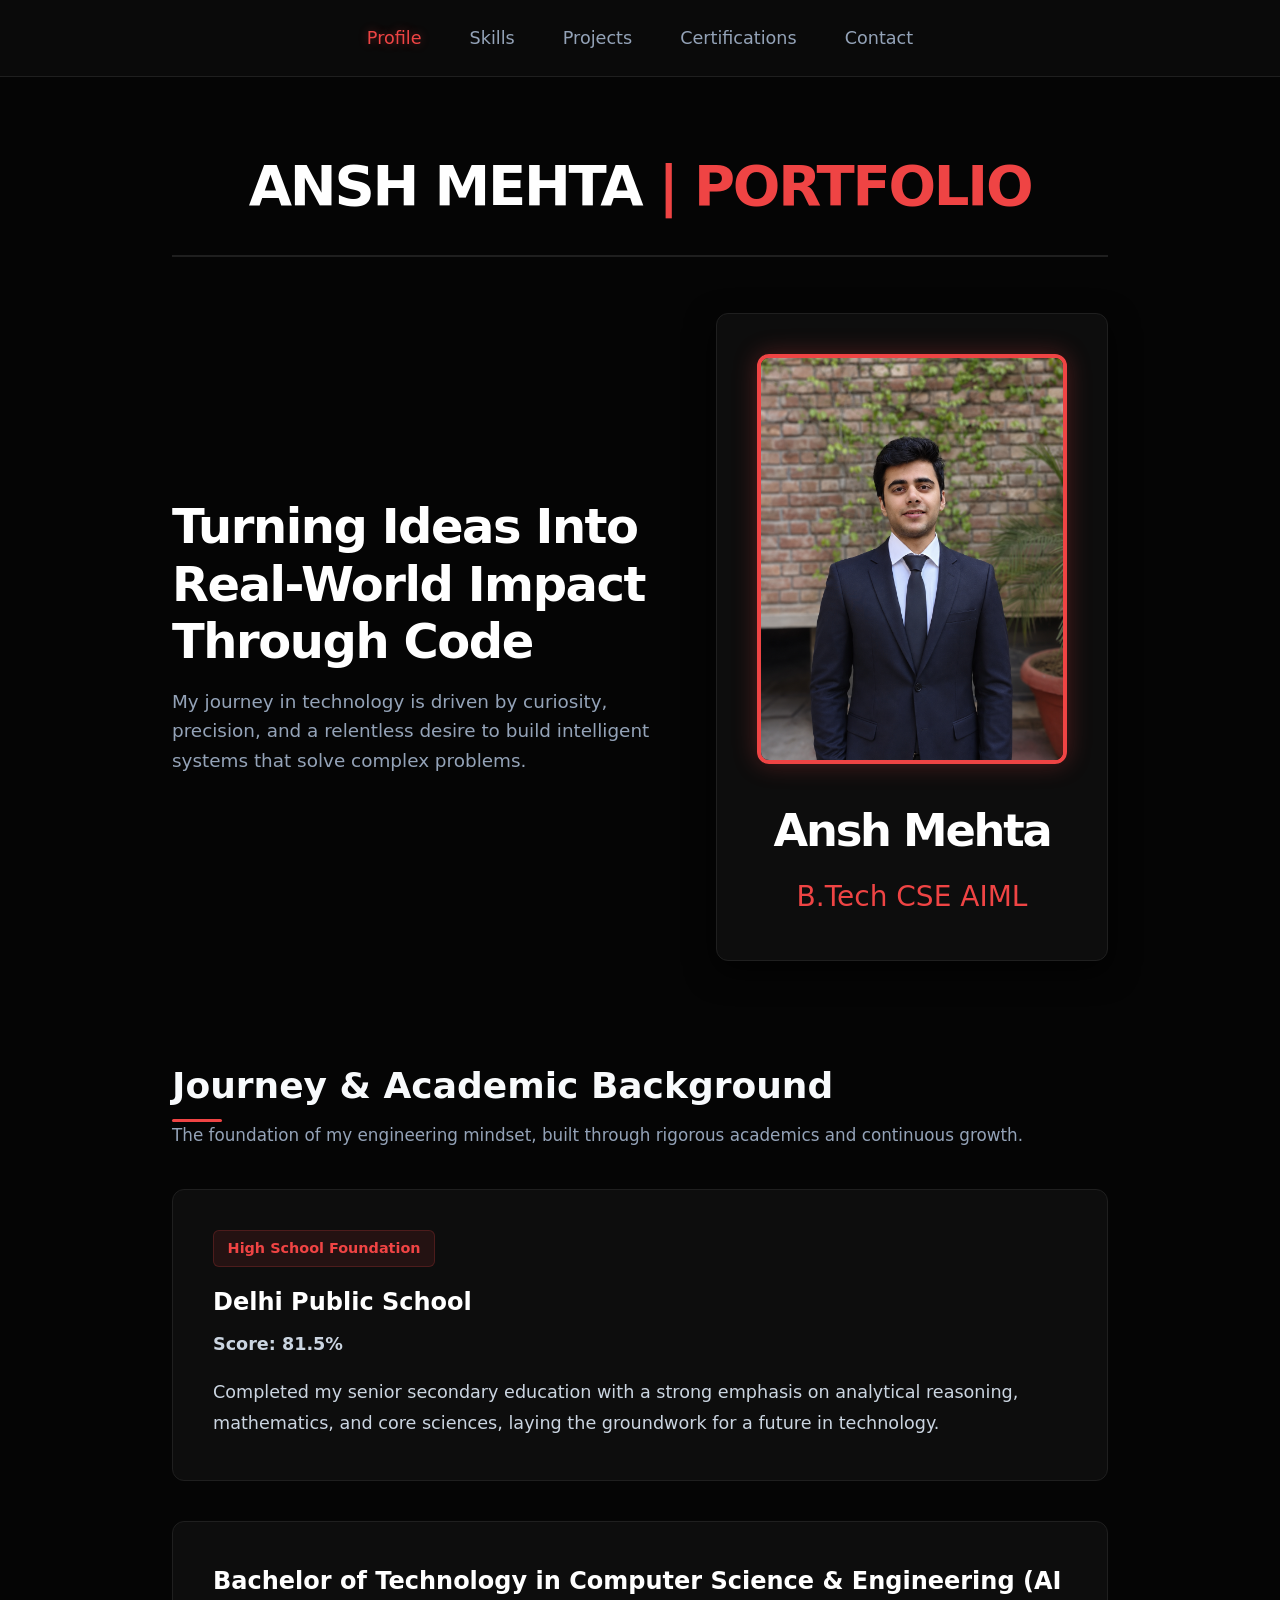
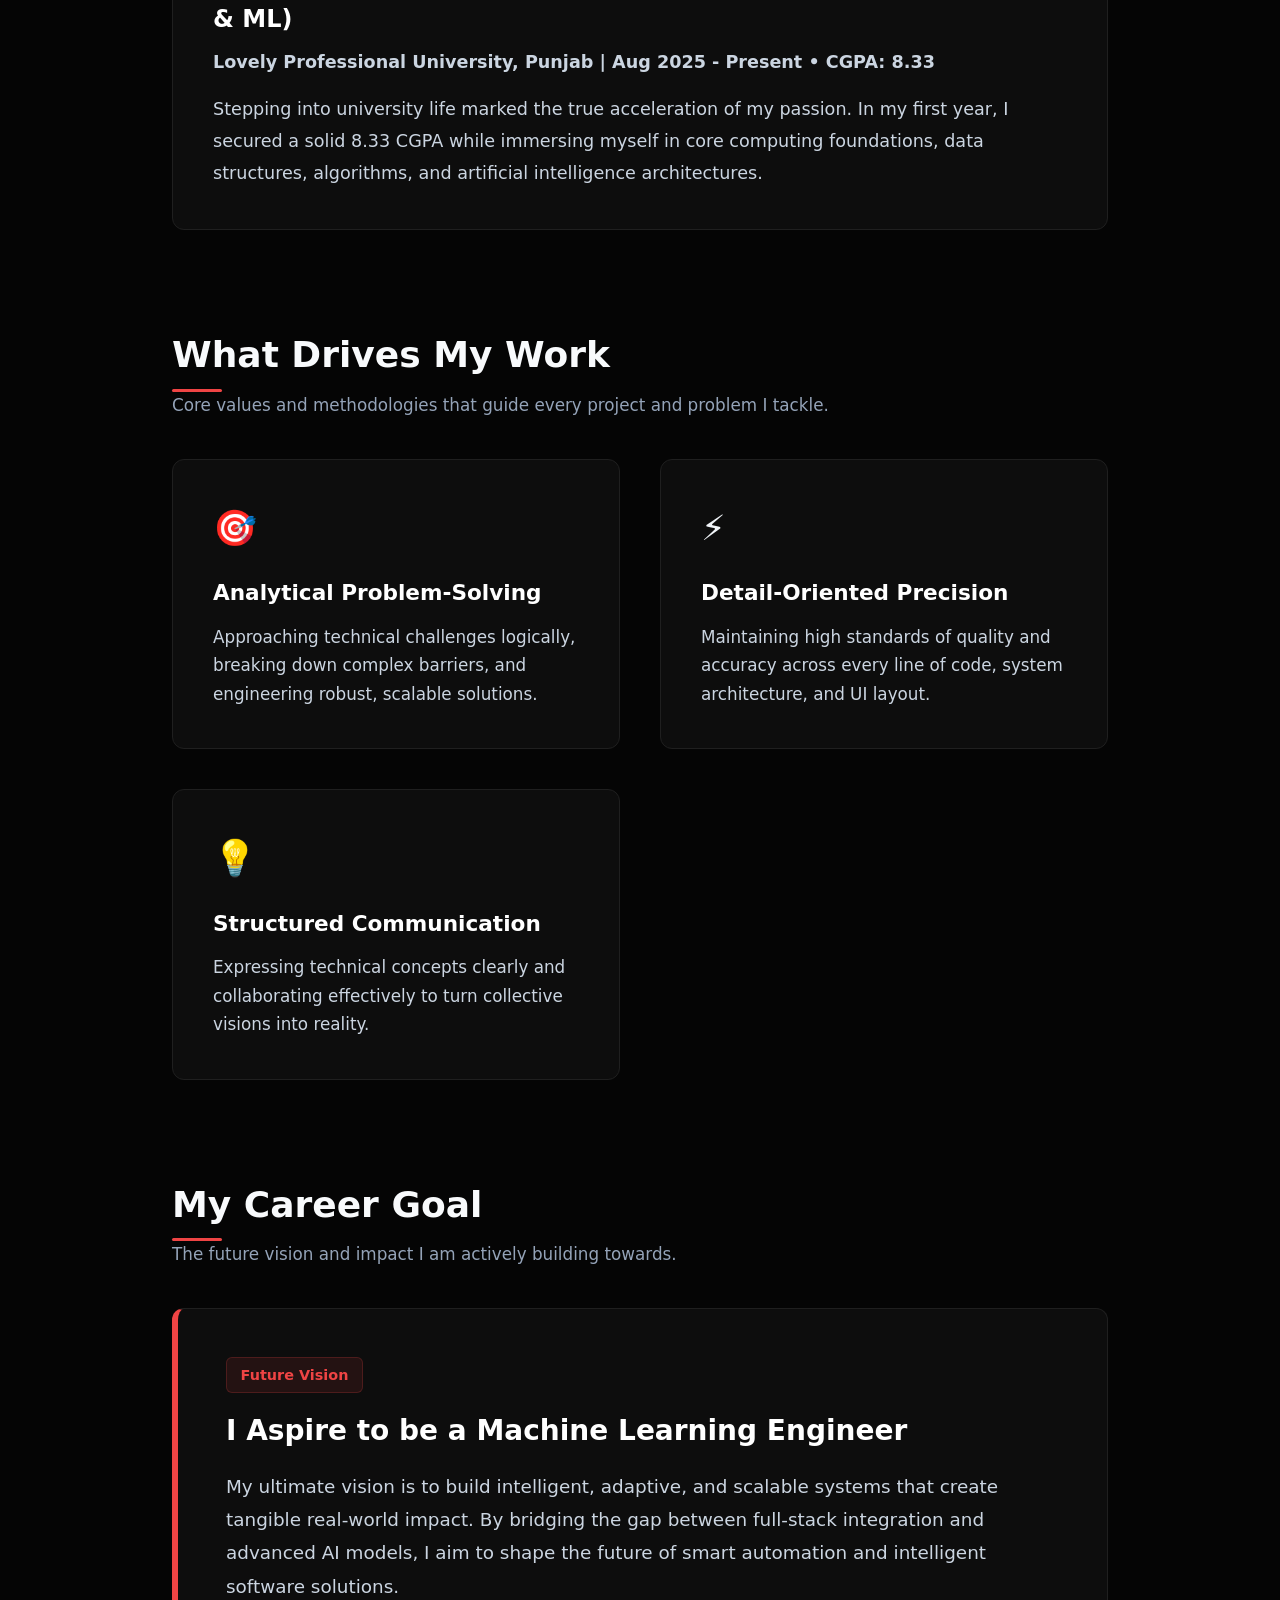
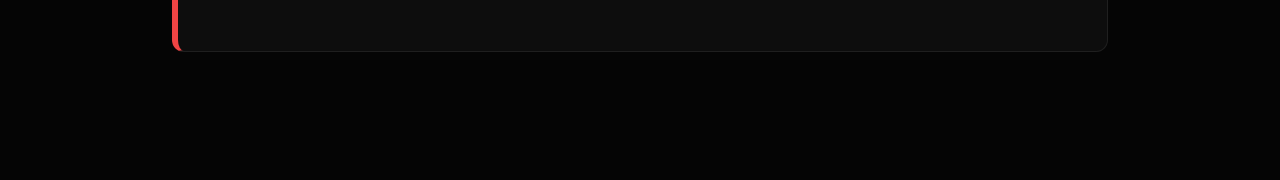
<file: index.html>
<!DOCTYPE html>
<html lang="en">
<head>
<meta charset="UTF-8">
<meta name="viewport" content="width=device-width, initial-scale=1.0">
<title>my portfolio | ansh mehta</title>
<link rel="stylesheet" href="style.css">
<style>
    .portfolio-main-title {
        font-size: 3.5rem;
        font-weight: 900;
        letter-spacing: -0.04em;
        color: #ffffff;
        text-align: center;
        margin-bottom: 3.5rem;
        text-transform: uppercase;
        border-bottom: 2px solid #1f1f1f;
        padding-bottom: 1.5rem;
    }
    .portfolio-main-title span {
        color: #ef4444;
    }
    .profile-hero-split {
        display: flex;
        justify-content: space-between;
        align-items: center;
        gap: 4rem;
        margin-bottom: 6rem;
    }
    .profile-hero-text {
        flex: 1;
    }
    .profile-story-headline {
        font-size: 3rem;
        font-weight: 800;
        letter-spacing: -0.03em;
        color: #ffffff;
        margin-bottom: 1rem;
        line-height: 1.2;
    }
    .profile-story-lead {
        font-size: 1.15rem;
        color: #94a3b8;
    }
    .profile-hero-card {
        flex: 0 0 auto;
        text-align: center;
        background-color: #0d0d0d;
        padding: 2.5rem;
        border-radius: 12px;
        border: 1px solid #1f1f1f;
        box-shadow: 0 10px 30px rgba(0, 0, 0, 0.8);
    }
    .profile-img-large {
        width: 310px;
        height: 410px;
        object-fit: cover;
        border-radius: 12px;
        border: 4px solid #ef4444;
        box-shadow: 0 0 25px rgba(239, 68, 68, 0.3);
        margin-bottom: 1.5rem;
    }
    .profile-name-title {
        font-size: 2.8rem;
        font-weight: 800;
        letter-spacing: -0.05em;
        color: #ffffff;
        margin-bottom: 0.5rem;
    }
    .profile-roles {
        font-size: 1.75rem;
        font-weight: 500;
        color: #ef4444;
    }
    .journey-section {
        margin-bottom: 6rem;
    }
    .story-timeline {
        display: flex;
        flex-direction: column;
        gap: 2.5rem;
    }
    .story-card {
        background-color: #0d0d0d;
        padding: 2.5rem;
        border-radius: 12px;
        border: 1px solid #1f1f1f;
    }
    .story-tag {
        display: inline-block;
        font-size: 0.9rem;
        font-weight: 600;
        color: #ef4444;
        background-color: rgba(239, 68, 68, 0.1);
        padding: 0.35rem 0.85rem;
        border-radius: 6px;
        margin-bottom: 1rem;
        border: 1px solid rgba(239, 68, 68, 0.2);
    }
    .story-card h3 {
        font-size: 1.5rem;
        color: #ffffff;
        margin-bottom: 0.5rem;
        font-weight: 700;
    }
    .story-metric {
        font-size: 1.1rem;
        font-weight: 600;
        color: #fca5a5;
        margin-bottom: 1rem;
    }
    .story-card p {
        color: #cbd5e1;
        font-size: 1.1rem;
        line-height: 1.8;
    }
    .focus-section {
        margin-bottom: 6rem;
    }
    .focus-grid {
        display: grid;
        grid-template-columns: repeat(auto-fit, minmax(300px, 1fr));
        gap: 2.5rem;
    }
    .focus-item {
        background-color: #0d0d0d;
        padding: 2.5rem;
        border-radius: 12px;
        border: 1px solid #1f1f1f;
        transition: transform 0.2s, border-color 0.2s;
    }
    .focus-item:hover {
        transform: translateY(-4px);
        border-color: #ef4444;
    }
    .focus-icon {
        font-size: 2.2rem;
        margin-bottom: 1.25rem;
    }
    .focus-item h3 {
        color: #ffffff;
        font-size: 1.35rem;
        margin-bottom: 0.75rem;
        font-weight: 700;
    }
    .focus-item p {
        color: #cbd5e1;
        font-size: 1.05rem;
        line-height: 1.7;
    }
    .career-goal-section {
        margin-bottom: 4rem;
    }
    .goal-highlight-box {
        background-color: #0d0d0d;
        padding: 3rem;
        border-radius: 12px;
        border-left: 6px solid #ef4444;
        border-top: 1px solid #1f1f1f;
        border-right: 1px solid #1f1f1f;
        border-bottom: 1px solid #1f1f1f;
        margin-top: 2rem;
    }
    .goal-tag {
        display: inline-block;
        font-size: 0.9rem;
        font-weight: 600;
        color: #ef4444;
        background-color: rgba(239, 68, 68, 0.1);
        padding: 0.35rem 0.85rem;
        border-radius: 6px;
        margin-bottom: 1rem;
        border: 1px solid rgba(239, 68, 68, 0.2);
    }
    .goal-highlight-box h3 {
        font-size: 1.75rem;
        color: #ffffff;
        margin-bottom: 1rem;
        font-weight: 700;
    }
    .goal-highlight-box p {
        color: #cbd5e1;
        font-size: 1.15rem;
        line-height: 1.8;
    }
</style>
</head>
<body>
<nav class="top-nav">
    <a href="index.html" class="active">Profile</a>
    <a href="skills.html">Skills</a>
    <a href="projects.html">Projects</a>
    <a href="certifications.html">Certifications</a>
    <a href="contact.html">Contact</a>
</nav>

<main class="page-container">
    <h1 class="portfolio-main-title">Ansh Mehta <span>| Portfolio</span></h1>

    <section class="profile-hero-split">
        <div class="profile-hero-text">
            <h2 class="profile-story-headline">Turning Ideas Into Real-World Impact Through Code</h2>
            <p class="profile-story-lead">My journey in technology is driven by curiosity, precision, and a relentless desire to build intelligent systems that solve complex problems.</p>
        </div>
        <div class="profile-hero-card">
            <img src="assets/images/profile.png" alt="Ansh Mehta" class="profile-img-large">
            <h3 class="profile-name-title">Ansh Mehta</h3>
            <h4 class="profile-roles">B.Tech CSE AIML</h4>
        </div>
    </section>

    <section class="journey-section">
        <h2 class="section-title">Journey & Academic Background</h2>
        <p class="section-subtitle">The foundation of my engineering mindset, built through rigorous academics and continuous growth.</p>
        
        <div class="story-timeline">
            <div class="story-card">
                <span class="story-tag">High School Foundation</span>
                <h3>Delhi Public School</h3>
                <p class="story-metric">Score: 81.5%</p>
                <p>Completed my senior secondary education with a strong emphasis on analytical reasoning, mathematics, and core sciences, laying the groundwork for a future in technology.</p>
            </div>

            <div class="story-card">
                <h3>Bachelor of Technology in Computer Science & Engineering (AI & ML)</h3>
                <p class="story-metric">Lovely Professional University, Punjab | Aug 2025 - Present &bull; CGPA: 8.33</p>
                <p>Stepping into university life marked the true acceleration of my passion. In my first year, I secured a solid 8.33 CGPA while immersing myself in core computing foundations, data structures, algorithms, and artificial intelligence architectures.</p>
            </div>
        </div>
    </section>

    <section class="focus-section">
        <h2 class="section-title">What Drives My Work</h2>
        <p class="section-subtitle">Core values and methodologies that guide every project and problem I tackle.</p>
        <div class="focus-grid">
            <div class="focus-item">
                <div class="focus-icon">🎯</div>
                <h3>Analytical Problem-Solving</h3>
                <p>Approaching technical challenges logically, breaking down complex barriers, and engineering robust, scalable solutions.</p>
            </div>
            <div class="focus-item">
                <div class="focus-icon">⚡</div>
                <h3>Detail-Oriented Precision</h3>
                <p>Maintaining high standards of quality and accuracy across every line of code, system architecture, and UI layout.</p>
            </div>
            <div class="focus-item">
                <div class="focus-icon">💡</div>
                <h3>Structured Communication</h3>
                <p>Expressing technical concepts clearly and collaborating effectively to turn collective visions into reality.</p>
            </div>
        </div>
    </section>

    <section class="career-goal-section">
        <h2 class="section-title">My Career Goal</h2>
        <p class="section-subtitle">The future vision and impact I am actively building towards.</p>
        <div class="goal-highlight-box">
            <span class="goal-tag">Future Vision</span>
            <h3>I Aspire to be a Machine Learning Engineer</h3>
            <p>My ultimate vision is to build intelligent, adaptive, and scalable systems that create tangible real-world impact. By bridging the gap between full-stack integration and advanced AI models, I aim to shape the future of smart automation and intelligent software solutions.</p>
        </div>
    </section>
</main>
</body>
</html>
</file>
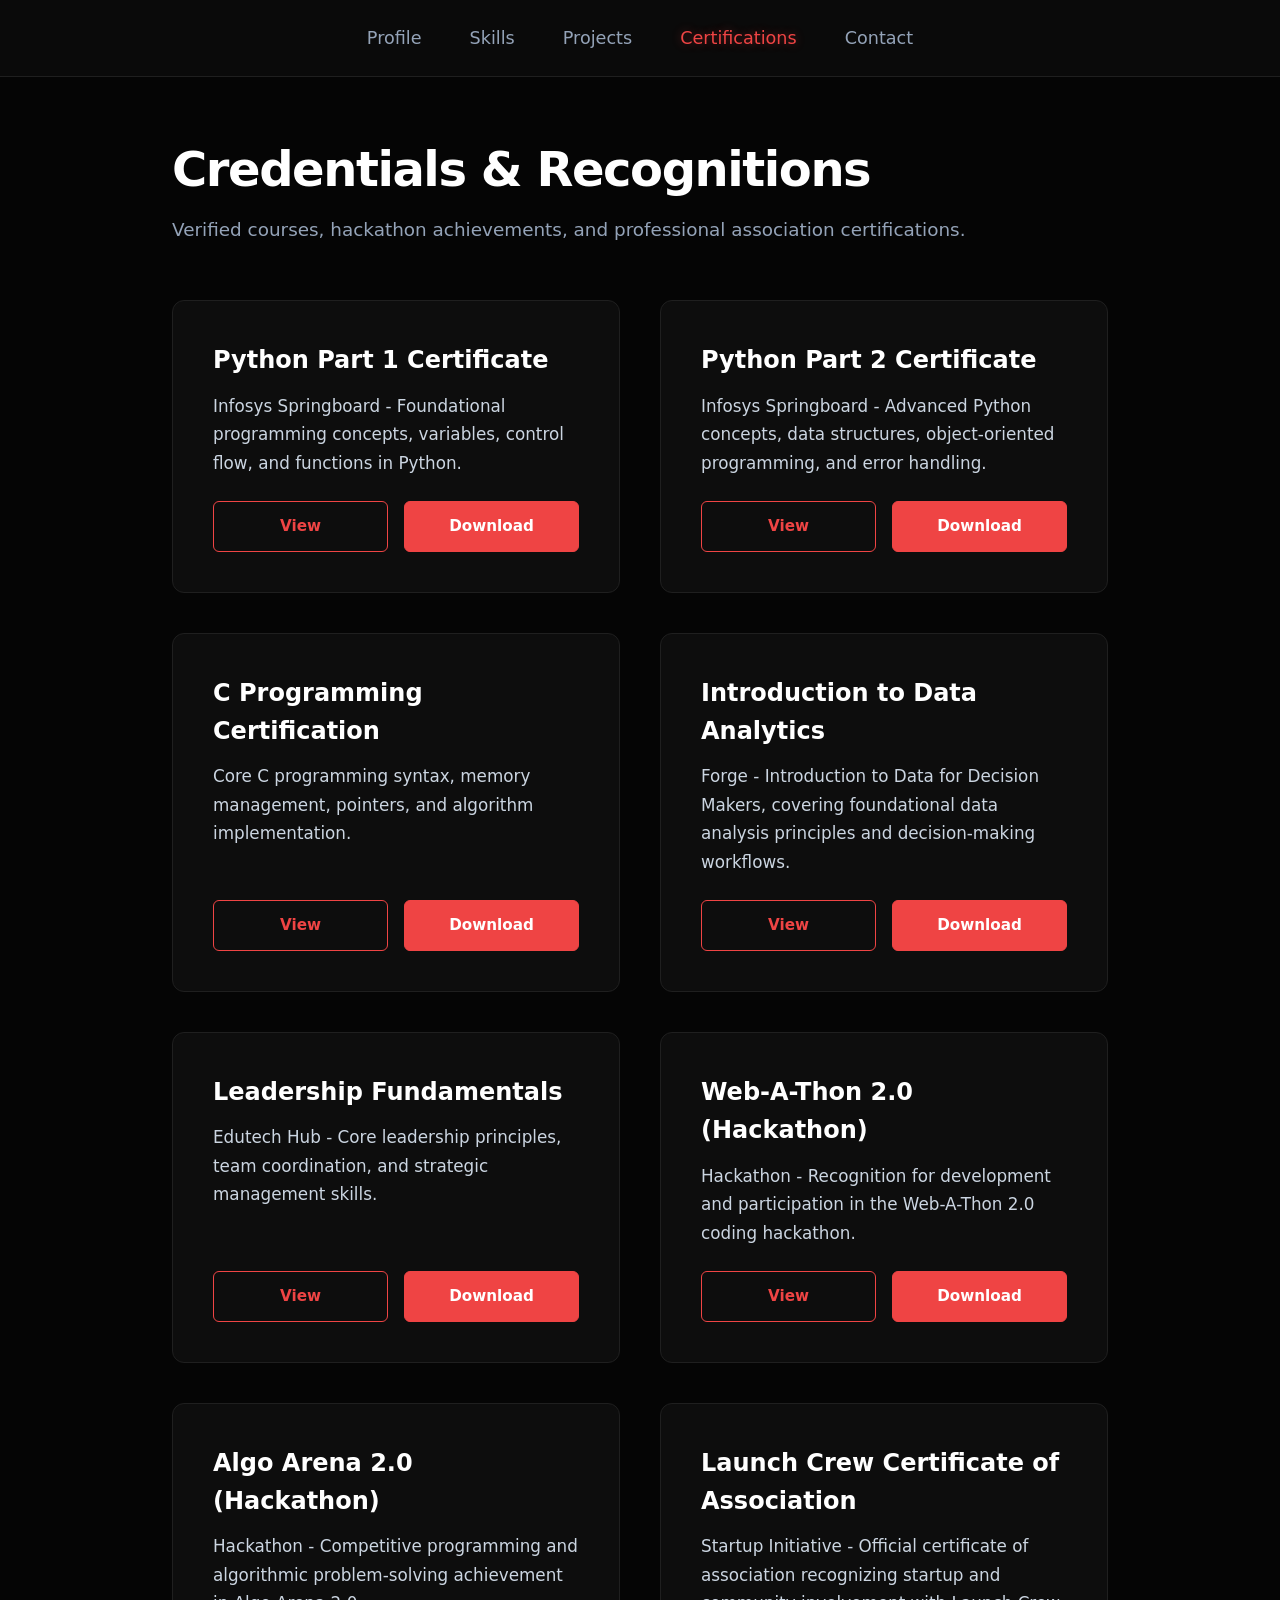
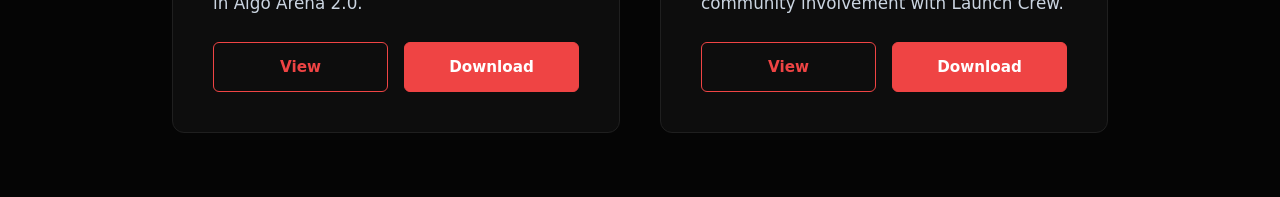
<file: certifications.html>
<!DOCTYPE html>
<html lang="en">
<head>
<meta charset="UTF-8">
<meta name="viewport" content="width=device-width, initial-scale=1.0">
<title>Ansh Mehta | Certifications</title>
<link rel="stylesheet" href="style.css">
<style>
    .certifications-page-header {
        margin-bottom: 3.5rem;
        text-align: left;
    }
    .certifications-story-headline {
        font-size: 3rem;
        font-weight: 800;
        letter-spacing: -0.03em;
        color: #ffffff;
        margin-bottom: 1rem;
        line-height: 1.2;
    }
    .certifications-story-lead {
        font-size: 1.15rem;
        color: #94a3b8;
    }
    .certifications-grid {
        display: grid;
        grid-template-columns: repeat(auto-fit, minmax(320px, 1fr));
        gap: 2.5rem;
    }
    .cert-card {
        background-color: #0d0d0d;
        padding: 2.5rem;
        border-radius: 12px;
        border: 1px solid #1f1f1f;
        display: flex;
        flex-direction: column;
        justify-content: space-between;
        transition: transform 0.2s, border-color 0.2s;
    }
    .cert-card:hover {
        transform: translateY(-4px);
        border-color: #ef4444;
    }
    .cert-card h3 {
        font-size: 1.5rem;
        color: #ffffff;
        margin-bottom: 0.75rem;
        font-weight: 700;
    }
    .cert-card p {
        color: #cbd5e1;
        font-size: 1.05rem;
        line-height: 1.7;
        margin-bottom: 1.5rem;
    }
    .cert-actions {
        display: flex;
        gap: 1rem;
        margin-top: auto;
    }
    .cert-btn {
        flex: 1;
        display: inline-block;
        padding: 0.75rem 1rem;
        border-radius: 6px;
        text-decoration: none;
        font-weight: 600;
        font-size: 0.95rem;
        text-align: center;
        transition: background-color 0.2s, color 0.2s;
    }
    .cert-btn.view {
        background-color: transparent;
        color: #ef4444;
        border: 1px solid #ef4444;
    }
    .cert-btn.view:hover {
        background-color: rgba(239, 68, 68, 0.1);
    }
    .cert-btn.download {
        background-color: #ef4444;
        color: #ffffff;
        border: 1px solid #ef4444;
    }
    .cert-btn.download:hover {
        background-color: #dc2626;
    }
</style>
</head>
<body>
<nav class="top-nav">
    <a href="index.html">Profile</a>
    <a href="skills.html">Skills</a>
    <a href="projects.html">Projects</a>
    <a href="certifications.html" class="active">Certifications</a>
    <a href="contact.html">Contact</a>
</nav>

<main class="page-container">
    <section class="certifications-page-header">
        <h1 class="certifications-story-headline">Credentials & Recognitions</h1>
        <p class="certifications-story-lead">Verified courses, hackathon achievements, and professional association certifications.</p>
    </section>

    <div class="certifications-grid">
        <div class="cert-card">
            <div>
                <h3>Python Part 1 Certificate</h3>
                <p>Infosys Springboard - Foundational programming concepts, variables, control flow, and functions in Python.</p>
            </div>
            <div class="cert-actions">
                <a href="assets/certificates/PythonPart1Certificate.pdf" target="_blank" class="cert-btn view">View</a>
                <a href="assets/certificates/PythonPart1Certificate.pdf" download class="cert-btn download">Download</a>
            </div>
        </div>

        <div class="cert-card">
            <div>
                <h3>Python Part 2 Certificate</h3>
                <p>Infosys Springboard - Advanced Python concepts, data structures, object-oriented programming, and error handling.</p>
            </div>
            <div class="cert-actions">
                <a href="assets/certificates/PythonPart2Certificate.pdf" target="_blank" class="cert-btn view">View</a>
                <a href="assets/certificates/PythonPart2Certificate.pdf" download class="cert-btn download">Download</a>
            </div>
        </div>

        <div class="cert-card">
            <div>
                <h3>C Programming Certification</h3>
                <p>Core C programming syntax, memory management, pointers, and algorithm implementation.</p>
            </div>
            <div class="cert-actions">
                <a href="assets/certificates/C_Prog_Certification.ai.pdf" target="_blank" class="cert-btn view">View</a>
                <a href="assets/certificates/C_Prog_Certification.ai.pdf" download class="cert-btn download">Download</a>
            </div>
        </div>

        <div class="cert-card">
            <div>
                <h3>Introduction to Data Analytics</h3>
                <p>Forge - Introduction to Data for Decision Makers, covering foundational data analysis principles and decision-making workflows.</p>
            </div>
            <div class="cert-actions">
                <a href="assets/certificates/Introduction to Data_for_Decision_Makers_Job_Simulation.pdf" target="_blank" class="cert-btn view">View</a>
                <a href="assets/certificates/Introduction to Data_for_Decision_Makers_Job_Simulation.pdf" download class="cert-btn download">Download</a>
            </div>
        </div>

        <div class="cert-card">
            <div>
                <h3>Leadership Fundamentals</h3>
                <p>Edutech Hub - Core leadership principles, team coordination, and strategic management skills.</p>
            </div>
            <div class="cert-actions">
                <a href="assets/certificates/LeaderShip_fundamentals.pdf" target="_blank" class="cert-btn view">View</a>
                <a href="assets/certificates/LeaderShip_fundamentals.pdf" download class="cert-btn download">Download</a>
            </div>
        </div>

        <div class="cert-card">
            <div>
                <h3>Web-A-Thon 2.0 (Hackathon)</h3>
                <p>Hackathon - Recognition for development and participation in the Web-A-Thon 2.0 coding hackathon.</p>
            </div>
            <div class="cert-actions">
                <a href="assets/certificates/WEB-A-THON 2.0.pdf" target="_blank" class="cert-btn view">View</a>
                <a href="assets/certificates/WEB-A-THON 2.0.pdf" download class="cert-btn download">Download</a>
            </div>
        </div>

        <div class="cert-card">
            <div>
                <h3>Algo Arena 2.0 (Hackathon)</h3>
                <p>Hackathon - Competitive programming and algorithmic problem-solving achievement in Algo Arena 2.0.</p>
            </div>
            <div class="cert-actions">
                <a href="assets/certificates/Algo_Arena_2.0.pdf" target="_blank" class="cert-btn view">View</a>
                <a href="assets/certificates/Algo_Arena_2.0.pdf" download class="cert-btn download">Download</a>
            </div>
        </div>

        <div class="cert-card">
            <div>
                <h3>Launch Crew Certificate of Association</h3>
                <p>Startup Initiative - Official certificate of association recognizing startup and community involvement with Launch Crew.</p>
            </div>
            <div class="cert-actions">
                <a href="assets/certificates/CERTIFICATE_OF_ ASSOCIATION.pdf" target="_blank" class="cert-btn view">View</a>
                <a href="assets/certificates/CERTIFICATE_OF_ ASSOCIATION.pdf" download class="cert-btn download">Download</a>
            </div>
        </div>
    </div>
</main>
</body>
</html>
</file>
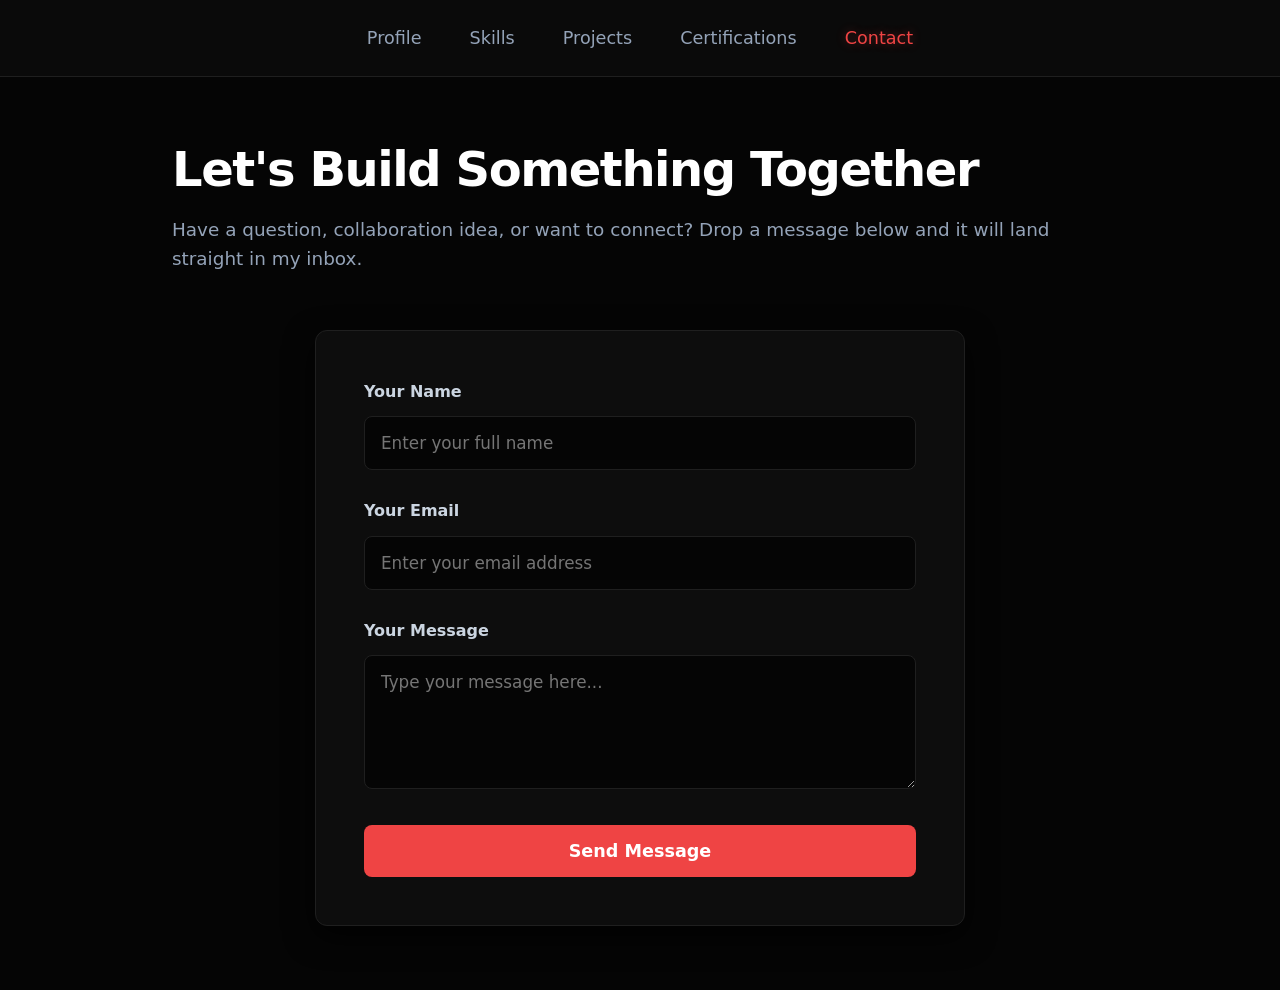
<file: contact.html>
<!DOCTYPE html>
<html lang="en">
<head>
<meta charset="UTF-8">
<meta name="viewport" content="width=device-width, initial-scale=1.0">
<title>Ansh Mehta | Contact</title>
<link rel="stylesheet" href="style.css">
<style>
    .contact-page-header {
        margin-bottom: 3.5rem;
        text-align: left;
    }
    .contact-story-headline {
        font-size: 3rem;
        font-weight: 800;
        letter-spacing: -0.03em;
        color: #ffffff;
        margin-bottom: 1rem;
        line-height: 1.2;
    }
    .contact-story-lead {
        font-size: 1.15rem;
        color: #94a3b8;
    }
    .contact-container {
        display: flex;
        justify-content: center;
    }
    .contact-form {
        background-color: #0d0d0d;
        padding: 3rem;
        border-radius: 12px;
        border: 1px solid #1f1f1f;
        width: 100%;
        max-width: 650px;
        box-shadow: 0 10px 30px rgba(0, 0, 0, 0.8);
    }
    .form-group {
        margin-bottom: 1.75rem;
    }
    .form-group label {
        display: block;
        font-size: 1rem;
        font-weight: 600;
        color: #cbd5e1;
        margin-bottom: 0.75rem;
    }
    .form-group input,
    .form-group textarea {
        width: 100%;
        padding: 1rem;
        background-color: #050505;
        border: 1px solid #1f1f1f;
        border-radius: 8px;
        color: #f8fafc;
        font-size: 1.05rem;
        transition: border-color 0.2s;
    }
    .form-group input:focus,
    .form-group textarea:focus {
        outline: none;
        border-color: #ef4444;
    }
    .submit-btn {
        width: 100%;
        background-color: #ef4444;
        color: #ffffff;
        padding: 1rem;
        border: none;
        border-radius: 8px;
        font-size: 1.1rem;
        font-weight: 700;
        cursor: pointer;
        transition: background-color 0.2s, transform 0.1s;
    }
    .submit-btn:hover {
        background-color: #dc2626;
    }
    .submit-btn:active {
        transform: scale(0.98);
    }
</style>
</head>
<body>
<nav class="top-nav">
    <a href="index.html">Profile</a>
    <a href="skills.html">Skills</a>
    <a href="projects.html">Projects</a>
    <a href="certifications.html">Certifications</a>
    <a href="contact.html" class="active">Contact</a>
</nav>

<main class="page-container">
    <section class="contact-page-header">
        <h1 class="contact-story-headline">Let's Build Something Together</h1>
        <p class="contact-story-lead">Have a question, collaboration idea, or want to connect? Drop a message below and it will land straight in my inbox.</p>
    </section>

    <div class="contact-container">
        <form class="contact-form" action="https://api.web3forms.com/submit" method="POST">
            
            <input type="hidden" name="access_key" value="YOUR_ACCESS_KEY_HERE">

            <div class="form-group">
                <label for="name">Your Name</label>
                <input type="text" id="name" name="name" required placeholder="Enter your full name">
            </div>

            <div class="form-group">
                <label for="email">Your Email</label>
                <input type="email" id="email" name="email" required placeholder="Enter your email address">
            </div>

            <div class="form-group">
                <label for="message">Your Message</label>
                <textarea id="message" name="message" rows="5" required placeholder="Type your message here..."></textarea>
            </div>

            <input type="hidden" name="redirect" value="https://web3forms.com/success">

            <button type="submit" class="submit-btn">Send Message</button>
        </form>
    </div>
</main>
</body>
</html>
</file>
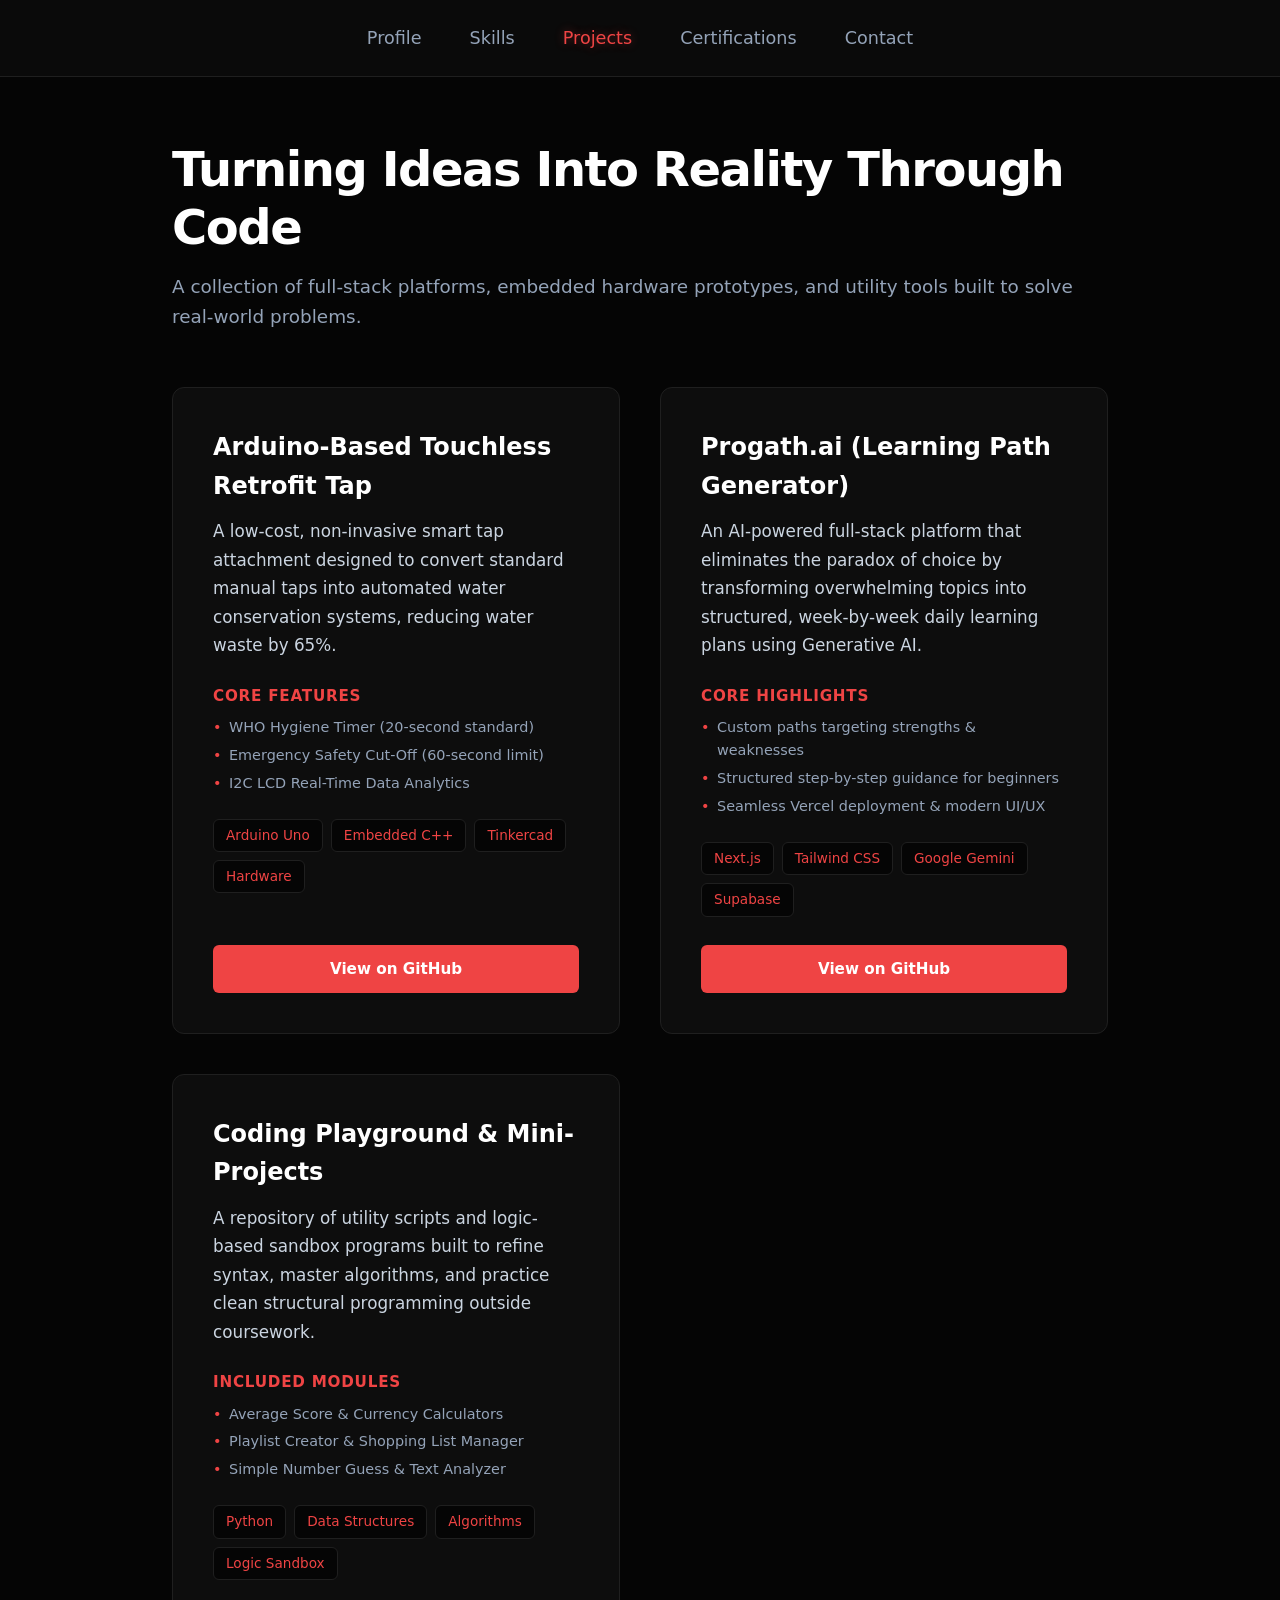
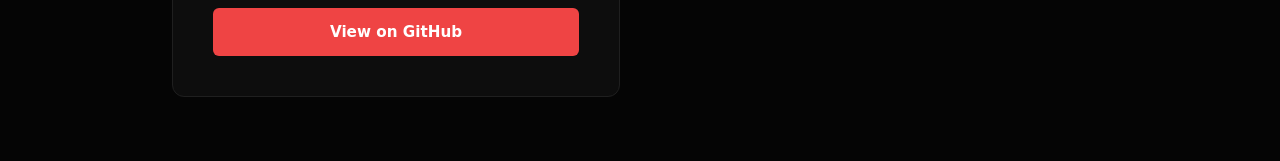
<file: projects.html>
<!DOCTYPE html>
<html lang="en">
<head>
<meta charset="UTF-8">
<meta name="viewport" content="width=device-width, initial-scale=1.0">
<title>Ansh Mehta | Projects</title>
<link rel="stylesheet" href="style.css">
<style>
    .projects-page-header {
        margin-bottom: 3.5rem;
        text-align: left;
    }
    .projects-story-headline {
        font-size: 3rem;
        font-weight: 800;
        letter-spacing: -0.03em;
        color: #ffffff;
        margin-bottom: 1rem;
        line-height: 1.2;
    }
    .projects-story-lead {
        font-size: 1.15rem;
        color: #94a3b8;
    }
    .projects-grid {
        display: grid;
        grid-template-columns: repeat(auto-fit, minmax(320px, 1fr));
        gap: 2.5rem;
    }
    .project-card {
        background-color: #0d0d0d;
        padding: 2.5rem;
        border-radius: 12px;
        border: 1px solid #1f1f1f;
        display: flex;
        flex-direction: column;
        justify-content: space-between;
        transition: transform 0.2s, border-color 0.2s;
    }
    .project-card:hover {
        transform: translateY(-4px);
        border-color: #ef4444;
    }
    .project-card h3 {
        font-size: 1.5rem;
        color: #ffffff;
        margin-bottom: 0.75rem;
        font-weight: 700;
    }
    .project-card p {
        color: #cbd5e1;
        font-size: 1.05rem;
        line-height: 1.7;
        margin-bottom: 1.5rem;
    }
    .project-features {
        margin-bottom: 1.5rem;
    }
    .project-features h4 {
        font-size: 0.95rem;
        color: #ef4444;
        margin-bottom: 0.5rem;
        text-transform: uppercase;
        letter-spacing: 0.05em;
    }
    .project-features ul {
        list-style-type: none;
        padding-left: 0;
    }
    .project-features li {
        color: #94a3b8;
        font-size: 0.9rem;
        margin-bottom: 0.3rem;
        position: relative;
        padding-left: 1rem;
    }
    .project-features li::before {
        content: '•';
        position: absolute;
        left: 0;
        color: #ef4444;
    }
    .project-tags {
        display: flex;
        flex-wrap: wrap;
        gap: 0.5rem;
        margin-bottom: 1.75rem;
    }
    .project-tags span {
        background-color: #050505;
        color: #ef4444;
        font-size: 0.85rem;
        padding: 0.3rem 0.75rem;
        border-radius: 6px;
        border: 1px solid #1f1f1f;
    }
    .project-link {
        display: inline-block;
        background-color: #ef4444;
        color: #ffffff;
        padding: 0.75rem 1.25rem;
        border-radius: 6px;
        text-decoration: none;
        font-weight: 600;
        font-size: 0.95rem;
        text-align: center;
        transition: background-color 0.2s;
    }
    .project-link:hover {
        background-color: #dc2626;
    }
</style>
</head>
<body>
<nav class="top-nav">
    <a href="index.html">Profile</a>
    <a href="skills.html">Skills</a>
    <a href="projects.html" class="active">Projects</a>
    <a href="certifications.html">Certifications</a>
    <a href="contact.html">Contact</a>
</nav>

<main class="page-container">
    <section class="projects-page-header">
        <h1 class="projects-story-headline">Turning Ideas Into Reality Through Code</h1>
        <p class="projects-story-lead">A collection of full-stack platforms, embedded hardware prototypes, and utility tools built to solve real-world problems.</p>
    </section>

    <div class="projects-grid">
        <div class="project-card">
            <div>
                <h3>Arduino-Based Touchless Retrofit Tap</h3>
                <p>A low-cost, non-invasive smart tap attachment designed to convert standard manual taps into automated water conservation systems, reducing water waste by 65%.</p>
                <div class="project-features">
                    <h4>Core Features</h4>
                    <ul>
                        <li>WHO Hygiene Timer (20-second standard)</li>
                        <li>Emergency Safety Cut-Off (60-second limit)</li>
                        <li>I2C LCD Real-Time Data Analytics</li>
                    </ul>
                </div>
                <div class="project-tags">
                    <span>Arduino Uno</span>
                    <span>Embedded C++</span>
                    <span>Tinkercad</span>
                    <span>Hardware</span>
                </div>
            </div>
            <a href="https://github.com/MeHtAaNsH007/Arduino-Based-Touchless-Retrofit-Tap" target="_blank" class="project-link">View on GitHub</a>
        </div>

        <div class="project-card">
            <div>
                <h3>Progath.ai (Learning Path Generator)</h3>
                <p>An AI-powered full-stack platform that eliminates the paradox of choice by transforming overwhelming topics into structured, week-by-week daily learning plans using Generative AI.</p>
                <div class="project-features">
                    <h4>Core Highlights</h4>
                    <ul>
                        <li>Custom paths targeting strengths & weaknesses</li>
                        <li>Structured step-by-step guidance for beginners</li>
                        <li>Seamless Vercel deployment & modern UI/UX</li>
                    </ul>
                </div>
                <div class="project-tags">
                    <span>Next.js</span>
                    <span>Tailwind CSS</span>
                    <span>Google Gemini</span>
                    <span>Supabase</span>
                </div>
            </div>
            <a href="https://github.com/MeHtAaNsH007/pathmapgenerator" target="_blank" class="project-link">View on GitHub</a>
        </div>

        <div class="project-card">
            <div>
                <h3>Coding Playground & Mini-Projects</h3>
                <p>A repository of utility scripts and logic-based sandbox programs built to refine syntax, master algorithms, and practice clean structural programming outside coursework.</p>
                <div class="project-features">
                    <h4>Included Modules</h4>
                    <ul>
                        <li>Average Score & Currency Calculators</li>
                        <li>Playlist Creator & Shopping List Manager</li>
                        <li>Simple Number Guess & Text Analyzer</li>
                    </ul>
                </div>
                <div class="project-tags">
                    <span>Python</span>
                    <span>Data Structures</span>
                    <span>Algorithms</span>
                    <span>Logic Sandbox</span>
                </div>
            </div>
            <a href="https://github.com/MeHtAaNsH007/NewWay.py" target="_blank" class="project-link">View on GitHub</a>
        </div>
    </div>
</main>
</body>
</html>
</file>
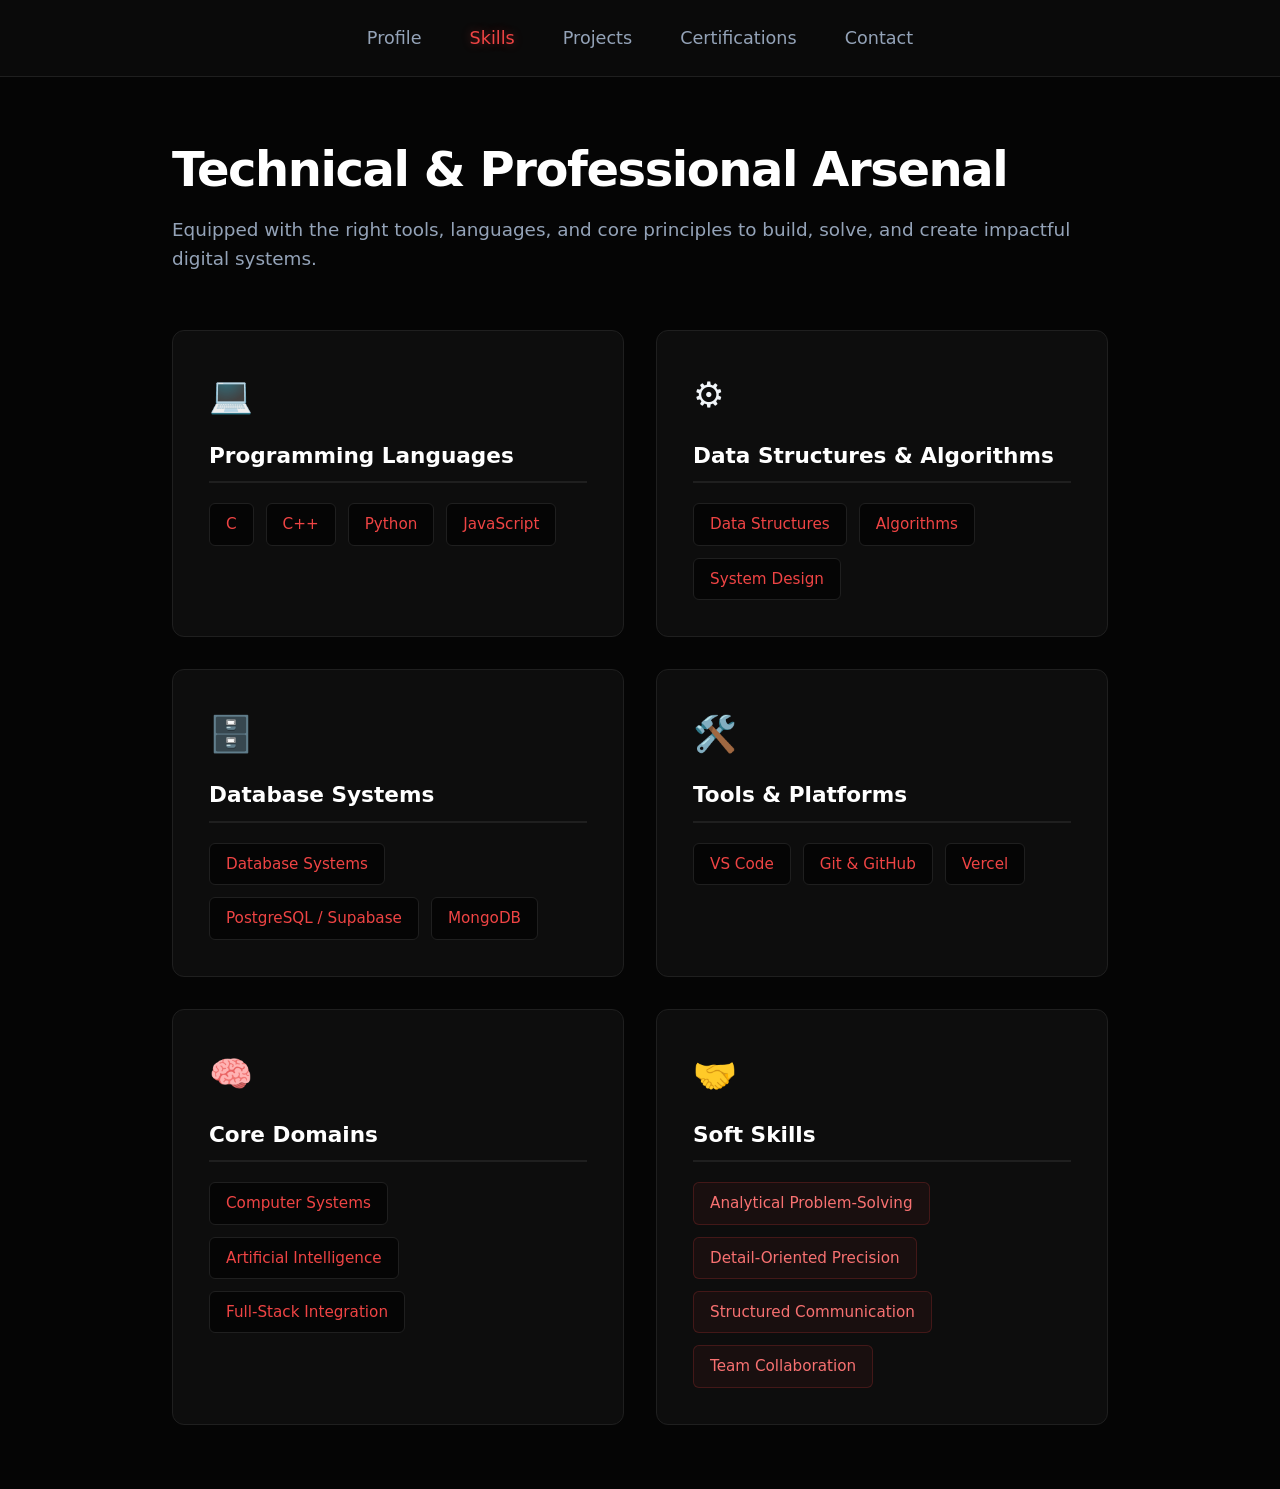
<file: skills.html>
<!DOCTYPE html>
<html lang="en">
<head>
<meta charset="UTF-8">
<meta name="viewport" content="width=device-width, initial-scale=1.0">
<title>Ansh Mehta | Skills</title>
<link rel="stylesheet" href="style.css">
<style>
    .skills-page-header {
        margin-bottom: 3.5rem;
        text-align: left;
    }
    .skills-story-headline {
        font-size: 3rem;
        font-weight: 800;
        letter-spacing: -0.03em;
        color: #ffffff;
        margin-bottom: 1rem;
        line-height: 1.2;
    }
    .skills-story-lead {
        font-size: 1.15rem;
        color: #94a3b8;
    }
    .skills-layout-grid {
        display: grid;
        grid-template-columns: repeat(auto-fit, minmax(300px, 1fr));
        gap: 2rem;
    }
    .skill-group-card {
        background-color: #0d0d0d;
        padding: 2.25rem;
        border-radius: 12px;
        border: 1px solid #1f1f1f;
        transition: transform 0.2s, border-color 0.2s;
    }
    .skill-group-card:hover {
        transform: translateY(-4px);
        border-color: #ef4444;
    }
    .skill-group-icon {
        font-size: 2.2rem;
        margin-bottom: 1rem;
    }
    .skill-group-card h2 {
        font-size: 1.35rem;
        color: #ffffff;
        margin-bottom: 1.25rem;
        border-bottom: 2px solid #1f1f1f;
        padding-bottom: 0.5rem;
    }
    .skill-pills {
        display: flex;
        flex-wrap: wrap;
        gap: 0.75rem;
    }
    .tag {
        background-color: #050505;
        color: #ef4444;
        padding: 0.5rem 1rem;
        border-radius: 6px;
        font-size: 0.95rem;
        font-weight: 500;
        border: 1px solid #1f1f1f;
    }
    .tag.soft {
        color: #f87171;
        background-color: rgba(239, 68, 68, 0.05);
        border-color: rgba(239, 68, 68, 0.2);
    }
</style>
</head>
<body>
<nav class="top-nav">
    <a href="index.html">Profile</a>
    <a href="skills.html" class="active">Skills</a>
    <a href="projects.html">Projects</a>
    <a href="certifications.html">Certifications</a>
    <a href="contact.html">Contact</a>
</nav>

<main class="page-container">
    <section class="skills-page-header">
        <h1 class="skills-story-headline">Technical & Professional Arsenal</h1>
        <p class="skills-story-lead">Equipped with the right tools, languages, and core principles to build, solve, and create impactful digital systems.</p>
    </section>

    <div class="skills-layout-grid">
        <div class="skill-group-card">
            <div class="skill-group-icon">💻</div>
            <h2>Programming Languages</h2>
            <div class="skill-pills">
                <span class="tag">C</span>
                <span class="tag">C++</span>
                <span class="tag">Python</span>
                <span class="tag">JavaScript</span>
            </div>
        </div>

        <div class="skill-group-card">
            <div class="skill-group-icon">⚙️</div>
            <h2>Data Structures & Algorithms</h2>
            <div class="skill-pills">
                <span class="tag">Data Structures</span>
                <span class="tag">Algorithms</span>
                <span class="tag">System Design</span>
            </div>
        </div>

        <div class="skill-group-card">
            <div class="skill-group-icon">🗄️</div>
            <h2>Database Systems</h2>
            <div class="skill-pills">
                <span class="tag">Database Systems</span>
                <span class="tag">PostgreSQL / Supabase</span>
                <span class="tag">MongoDB</span>
            </div>
        </div>

        <div class="skill-group-card">
            <div class="skill-group-icon">🛠️</div>
            <h2>Tools & Platforms</h2>
            <div class="skill-pills">
                <span class="tag">VS Code</span>
                <span class="tag">Git & GitHub</span>
                <span class="tag">Vercel</span>
            </div>
        </div>

        <div class="skill-group-card">
            <div class="skill-group-icon">🧠</div>
            <h2>Core Domains</h2>
            <div class="skill-pills">
                <span class="tag">Computer Systems</span>
                <span class="tag">Artificial Intelligence</span>
                <span class="tag">Full-Stack Integration</span>
            </div>
        </div>

        <div class="skill-group-card soft-skills-box">
            <div class="skill-group-icon">🤝</div>
            <h2>Soft Skills</h2>
            <div class="skill-pills">
                <span class="tag soft">Analytical Problem-Solving</span>
                <span class="tag soft">Detail-Oriented Precision</span>
                <span class="tag soft">Structured Communication</span>
                <span class="tag soft">Team Collaboration</span>
            </div>
        </div>
    </div>
</main>
</body>
</html>
</file>
<file: style.css>
* {
    margin: 0;
    padding: 0;
    box-sizing: border-box;
    font-family: system-ui, -apple-system, BlinkMacSystemFont, 'Segoe UI', Roboto, sans-serif;
}

body {
    background-color: #050505; /* Deep rich black (Batman vibe) */
    color: #f1f5f9;
    line-height: 1.6;
}

.top-nav {
    display: flex;
    justify-content: center;
    align-items: center;
    gap: 3rem;
    padding: 1.5rem;
    background-color: #0a0a0a;
    border-bottom: 1px solid #1f1f1f;
    position: sticky;
    top: 0;
    z-index: 100;
}

.top-nav a {
    color: #94a3b8;
    text-decoration: none;
    font-size: 1.1rem;
    font-weight: 500;
    transition: color 0.2s;
}

.top-nav a:hover,
.top-nav a.active {
    color: #ef4444; /* Vivid cinematic red */
    text-shadow: 0 0 10px rgba(239, 68, 68, 0.4);
}

.page-container {
    padding: 4rem 2rem;
    max-width: 1000px;
    margin: 0 auto;
}

.section-title {
    font-size: 2.25rem;
    color: #f8fafc;
    margin-bottom: 0.5rem;
    position: relative;
    display: inline-block;
}

.section-title::after {
    content: '';
    position: absolute;
    bottom: -8px;
    left: 0;
    width: 50px;
    height: 3px;
    background-color: #ef4444; /* Cinematic Red underline */
    border-radius: 2px;
}

.section-subtitle {
    color: #94a3b8;
    font-size: 1.05rem;
    margin-bottom: 2.5rem;
}
</file>
